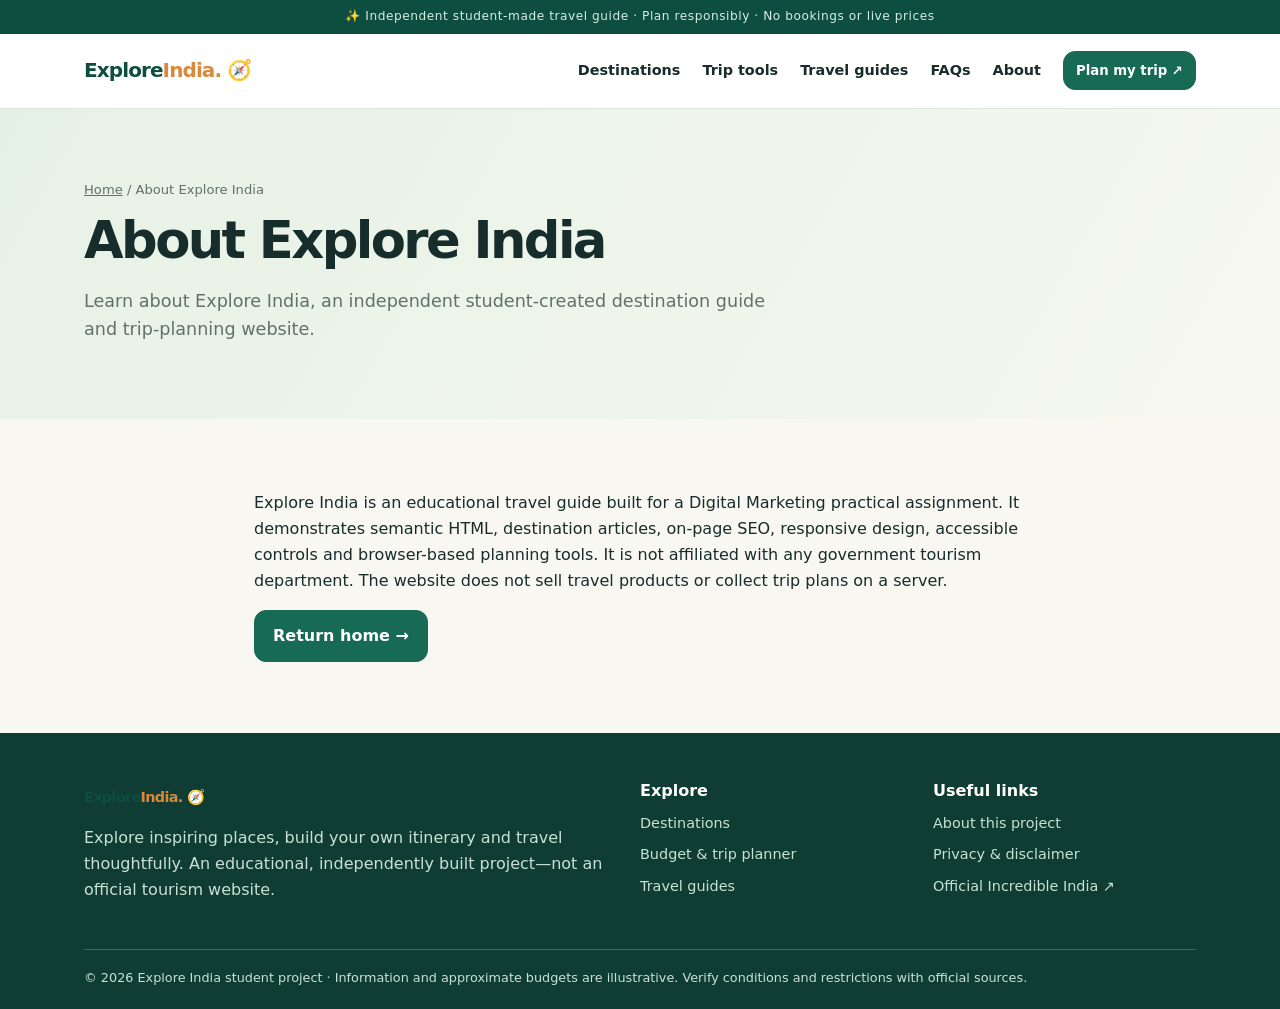
<file: about.html>
<!doctype html><html lang="en"><head><meta charset="utf-8"><meta name="viewport" content="width=device-width,initial-scale=1"><meta name="theme-color" content="#176a54"><title>About Explore India | Explore India</title><meta name="description" content="Learn about Explore India, an independent student-created destination guide and trip-planning website."><meta name="robots" content="index,follow"><link rel="canonical" href="https://YOUR-USERNAME.github.io/explore-india/about.html"><meta property="og:type" content="website"><meta property="og:title" content="About Explore India | Explore India"><meta property="og:description" content="Learn about Explore India, an independent student-created destination guide and trip-planning website."><meta property="og:url" content="https://YOUR-USERNAME.github.io/explore-india/about.html"><meta property="og:image" content="https://images.unsplash.com/photo-1524492412937-b28074a5d7da?auto=format&fit=crop&w=1200&q=80"><meta name="twitter:card" content="summary_large_image"><link rel="icon" href="assets/favicon.svg" type="image/svg+xml"><link rel="stylesheet" href="assets/style.css"></head><body><a class="skip" href="#main">Skip to content</a><div class="topline">✨ Independent student-made travel guide · Plan responsibly · No bookings or live prices</div><header class="header"><div class="container nav"><a class="brand" href="index.html" aria-label="Explore India homepage">Explore<span>India.</span> 🧭</a><button class="nav-toggle" id="nav-toggle" aria-expanded="false" aria-controls="navlinks" aria-label="Toggle navigation">☰ Menu</button><nav class="navlinks" id="navlinks" aria-label="Main navigation"><a href="index.html#destinations">Destinations</a><a href="index.html#trip-tools">Trip tools</a><a href="index.html#guides">Travel guides</a><a href="index.html#faq">FAQs</a><a href="about.html">About</a><a href="index.html#trip-tools" class="btn small">Plan my trip ↗</a></nav></div></header><main id="main"><div class="page-hero"><div class="container"><div class="breadcrumbs"><a href="index.html">Home</a> / About Explore India</div><h1>About Explore India</h1><p>Learn about Explore India, an independent student-created destination guide and trip-planning website.</p></div></div><article class="article"><p>Explore India is an educational travel guide built for a Digital Marketing practical assignment. It demonstrates semantic HTML, destination articles, on-page SEO, responsive design, accessible controls and browser-based planning tools. It is not affiliated with any government tourism department. The website does not sell travel products or collect trip plans on a server.</p><p><a class="btn" href="index.html">Return home →</a></p></article></main><footer class="footer"><div class="container"><div class="footer-grid"><div><a class="brand" href="index.html">Explore<span>India.</span> 🧭</a><p>Explore inspiring places, build your own itinerary and travel thoughtfully. An educational, independently built project—not an official tourism website.</p></div><div><strong>Explore</strong><a href="index.html#destinations">Destinations</a><a href="index.html#trip-tools">Budget & trip planner</a><a href="index.html#guides">Travel guides</a></div><div><strong>Useful links</strong><a href="about.html">About this project</a><a href="privacy.html">Privacy & disclaimer</a><a href="https://www.incredibleindia.gov.in/en" target="_blank" rel="noopener noreferrer">Official Incredible India ↗</a></div></div><div class="footer-end">© 2026 Explore India student project · Information and approximate budgets are illustrative. Verify conditions and restrictions with official sources.</div></div></footer><script defer src="assets/app.js"></script></body></html>
</file>
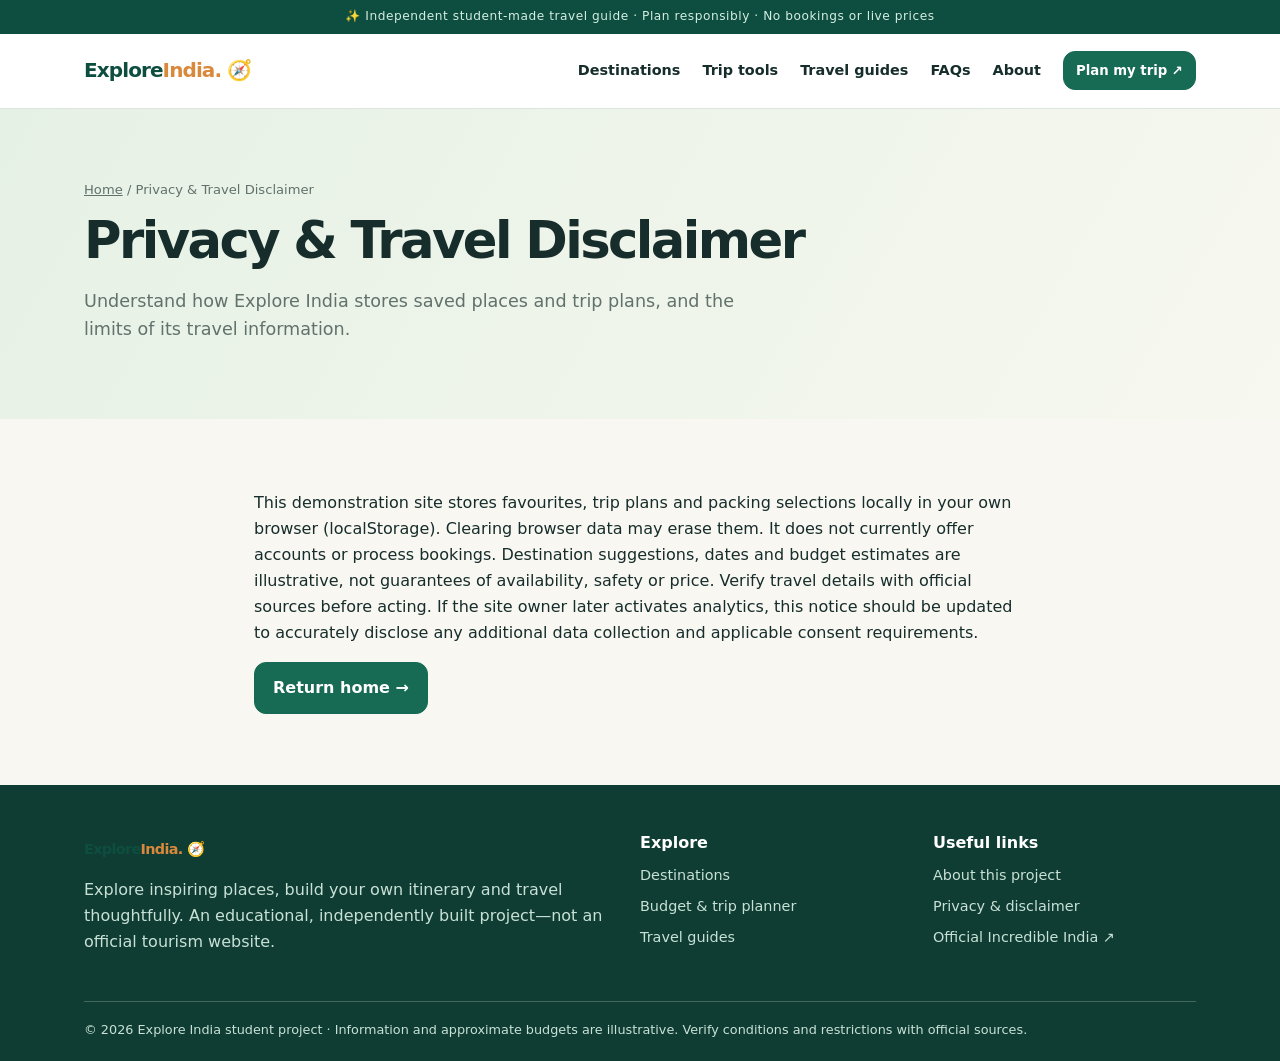
<file: privacy.html>
<!doctype html><html lang="en"><head><meta charset="utf-8"><meta name="viewport" content="width=device-width,initial-scale=1"><meta name="theme-color" content="#176a54"><title>Privacy &amp; Travel Disclaimer | Explore India</title><meta name="description" content="Understand how Explore India stores saved places and trip plans, and the limits of its travel information."><meta name="robots" content="index,follow"><link rel="canonical" href="https://YOUR-USERNAME.github.io/explore-india/privacy.html"><meta property="og:type" content="website"><meta property="og:title" content="Privacy &amp; Travel Disclaimer | Explore India"><meta property="og:description" content="Understand how Explore India stores saved places and trip plans, and the limits of its travel information."><meta property="og:url" content="https://YOUR-USERNAME.github.io/explore-india/privacy.html"><meta property="og:image" content="https://images.unsplash.com/photo-1524492412937-b28074a5d7da?auto=format&fit=crop&w=1200&q=80"><meta name="twitter:card" content="summary_large_image"><link rel="icon" href="assets/favicon.svg" type="image/svg+xml"><link rel="stylesheet" href="assets/style.css"></head><body><a class="skip" href="#main">Skip to content</a><div class="topline">✨ Independent student-made travel guide · Plan responsibly · No bookings or live prices</div><header class="header"><div class="container nav"><a class="brand" href="index.html" aria-label="Explore India homepage">Explore<span>India.</span> 🧭</a><button class="nav-toggle" id="nav-toggle" aria-expanded="false" aria-controls="navlinks" aria-label="Toggle navigation">☰ Menu</button><nav class="navlinks" id="navlinks" aria-label="Main navigation"><a href="index.html#destinations">Destinations</a><a href="index.html#trip-tools">Trip tools</a><a href="index.html#guides">Travel guides</a><a href="index.html#faq">FAQs</a><a href="about.html">About</a><a href="index.html#trip-tools" class="btn small">Plan my trip ↗</a></nav></div></header><main id="main"><div class="page-hero"><div class="container"><div class="breadcrumbs"><a href="index.html">Home</a> / Privacy &amp; Travel Disclaimer</div><h1>Privacy &amp; Travel Disclaimer</h1><p>Understand how Explore India stores saved places and trip plans, and the limits of its travel information.</p></div></div><article class="article"><p>This demonstration site stores favourites, trip plans and packing selections locally in your own browser (localStorage). Clearing browser data may erase them. It does not currently offer accounts or process bookings. Destination suggestions, dates and budget estimates are illustrative, not guarantees of availability, safety or price. Verify travel details with official sources before acting. If the site owner later activates analytics, this notice should be updated to accurately disclose any additional data collection and applicable consent requirements.</p><p><a class="btn" href="index.html">Return home →</a></p></article></main><footer class="footer"><div class="container"><div class="footer-grid"><div><a class="brand" href="index.html">Explore<span>India.</span> 🧭</a><p>Explore inspiring places, build your own itinerary and travel thoughtfully. An educational, independently built project—not an official tourism website.</p></div><div><strong>Explore</strong><a href="index.html#destinations">Destinations</a><a href="index.html#trip-tools">Budget & trip planner</a><a href="index.html#guides">Travel guides</a></div><div><strong>Useful links</strong><a href="about.html">About this project</a><a href="privacy.html">Privacy & disclaimer</a><a href="https://www.incredibleindia.gov.in/en" target="_blank" rel="noopener noreferrer">Official Incredible India ↗</a></div></div><div class="footer-end">© 2026 Explore India student project · Information and approximate budgets are illustrative. Verify conditions and restrictions with official sources.</div></div></footer><script defer src="assets/app.js"></script></body></html>
</file>
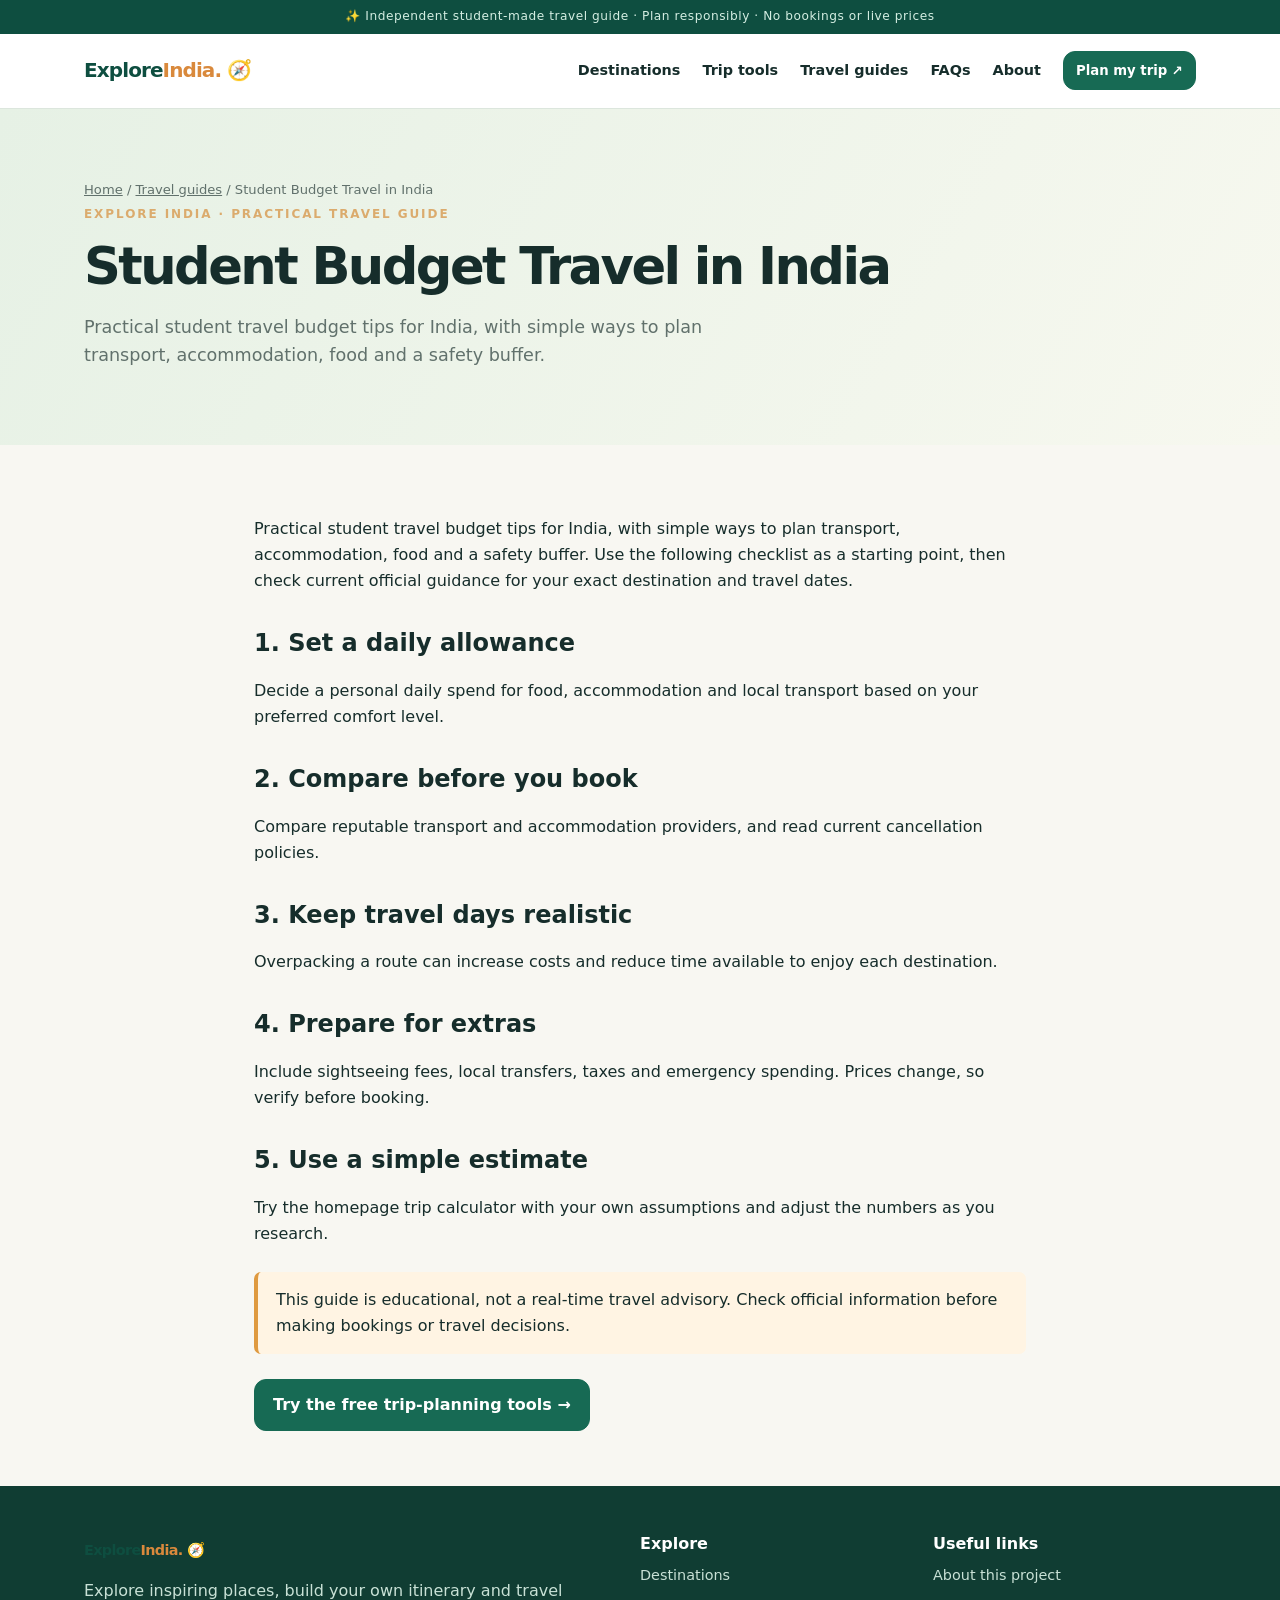
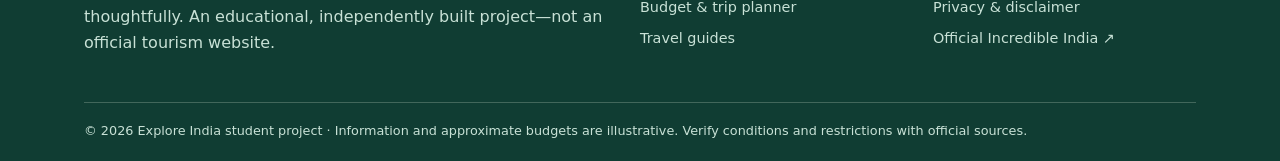
<file: guides/budget-travel.html>
<!doctype html><html lang="en"><head><meta charset="utf-8"><meta name="viewport" content="width=device-width,initial-scale=1"><meta name="theme-color" content="#176a54"><title>Student Budget Travel in India | Explore India</title><meta name="description" content="Practical student travel budget tips for India, with simple ways to plan transport, accommodation, food and a safety buffer."><meta name="robots" content="index,follow"><link rel="canonical" href="https://YOUR-USERNAME.github.io/explore-india/guides/budget-travel.html"><meta property="og:type" content="website"><meta property="og:title" content="Student Budget Travel in India | Explore India"><meta property="og:description" content="Practical student travel budget tips for India, with simple ways to plan transport, accommodation, food and a safety buffer."><meta property="og:url" content="https://YOUR-USERNAME.github.io/explore-india/guides/budget-travel.html"><meta property="og:image" content="https://images.unsplash.com/photo-1524492412937-b28074a5d7da?auto=format&fit=crop&w=1200&q=80"><meta name="twitter:card" content="summary_large_image"><link rel="icon" href="../assets/favicon.svg" type="image/svg+xml"><link rel="stylesheet" href="../assets/style.css"><script type="application/ld+json">{"@context": "https://schema.org", "@type": "Article", "headline": "Student Budget Travel in India", "description": "Practical student travel budget tips for India, with simple ways to plan transport, accommodation, food and a safety buffer.", "author": {"@type": "Organization", "name": "Explore India student project"}, "mainEntityOfPage": "https://YOUR-USERNAME.github.io/explore-india/guides/budget-travel.html"}</script></head><body><a class="skip" href="#main">Skip to content</a><div class="topline">✨ Independent student-made travel guide · Plan responsibly · No bookings or live prices</div><header class="header"><div class="container nav"><a class="brand" href="../index.html" aria-label="Explore India homepage">Explore<span>India.</span> 🧭</a><button class="nav-toggle" id="nav-toggle" aria-expanded="false" aria-controls="navlinks" aria-label="Toggle navigation">☰ Menu</button><nav class="navlinks" id="navlinks" aria-label="Main navigation"><a href="../index.html#destinations">Destinations</a><a href="../index.html#trip-tools">Trip tools</a><a href="../index.html#guides">Travel guides</a><a href="../index.html#faq">FAQs</a><a href="../about.html">About</a><a href="../index.html#trip-tools" class="btn small">Plan my trip ↗</a></nav></div></header><main id="main"><div class="page-hero"><div class="container"><div class="breadcrumbs"><a href="../index.html">Home</a> / <a href="../index.html#guides">Travel guides</a> / Student Budget Travel in India</div><span class="eyebrow">Explore India · Practical travel guide</span><h1>Student Budget Travel in India</h1><p>Practical student travel budget tips for India, with simple ways to plan transport, accommodation, food and a safety buffer.</p></div></div><article class="article"><p>Practical student travel budget tips for India, with simple ways to plan transport, accommodation, food and a safety buffer. Use the following checklist as a starting point, then check current official guidance for your exact destination and travel dates.</p><section><h2>1. Set a daily allowance</h2><p>Decide a personal daily spend for food, accommodation and local transport based on your preferred comfort level.</p></section><section><h2>2. Compare before you book</h2><p>Compare reputable transport and accommodation providers, and read current cancellation policies.</p></section><section><h2>3. Keep travel days realistic</h2><p>Overpacking a route can increase costs and reduce time available to enjoy each destination.</p></section><section><h2>4. Prepare for extras</h2><p>Include sightseeing fees, local transfers, taxes and emergency spending. Prices change, so verify before booking.</p></section><section><h2>5. Use a simple estimate</h2><p>Try the homepage trip calculator with your own assumptions and adjust the numbers as you research.</p></section><div class="notice">This guide is educational, not a real-time travel advisory. Check official information before making bookings or travel decisions.</div><a class="btn" href="../index.html#trip-tools">Try the free trip-planning tools →</a></article></main><footer class="footer"><div class="container"><div class="footer-grid"><div><a class="brand" href="../index.html">Explore<span>India.</span> 🧭</a><p>Explore inspiring places, build your own itinerary and travel thoughtfully. An educational, independently built project—not an official tourism website.</p></div><div><strong>Explore</strong><a href="../index.html#destinations">Destinations</a><a href="../index.html#trip-tools">Budget & trip planner</a><a href="../index.html#guides">Travel guides</a></div><div><strong>Useful links</strong><a href="../about.html">About this project</a><a href="../privacy.html">Privacy & disclaimer</a><a href="https://www.incredibleindia.gov.in/en" target="_blank" rel="noopener noreferrer">Official Incredible India ↗</a></div></div><div class="footer-end">© 2026 Explore India student project · Information and approximate budgets are illustrative. Verify conditions and restrictions with official sources.</div></div></footer><script defer src="../assets/app.js"></script></body></html>
</file>
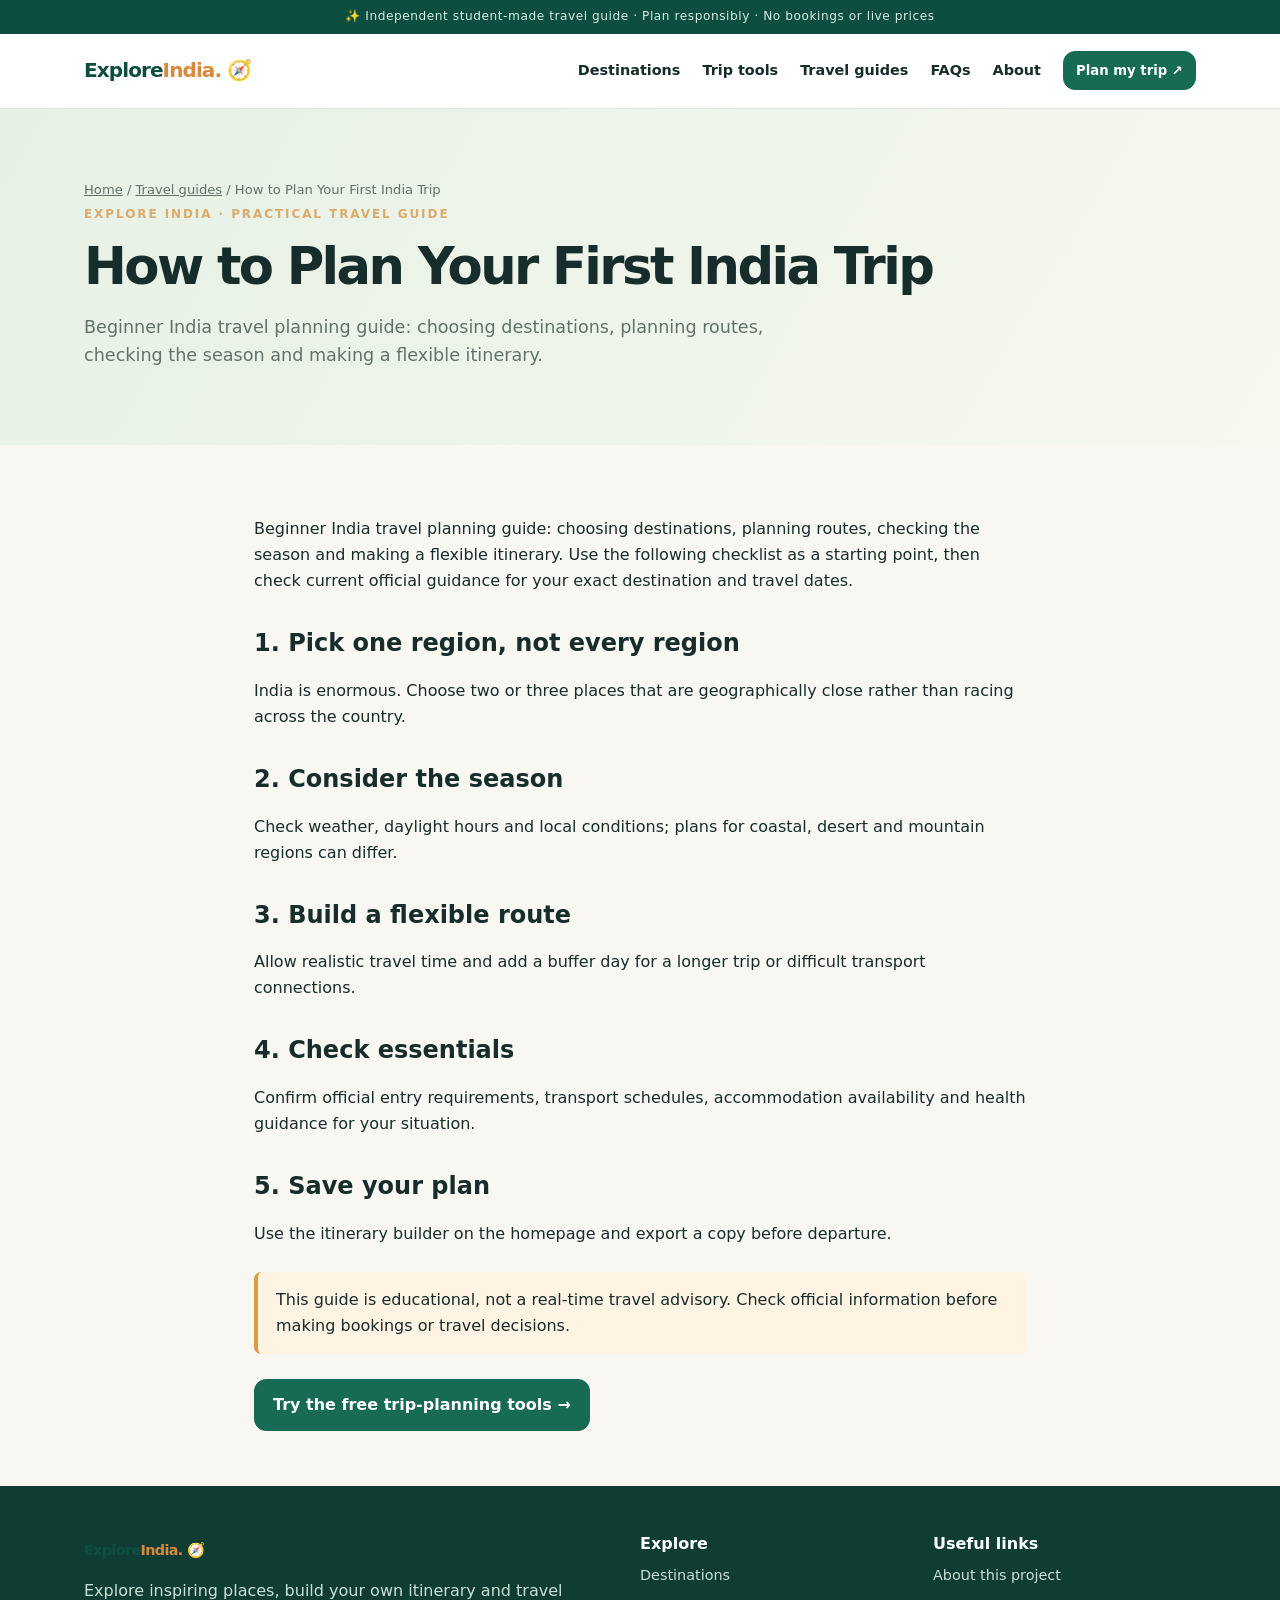
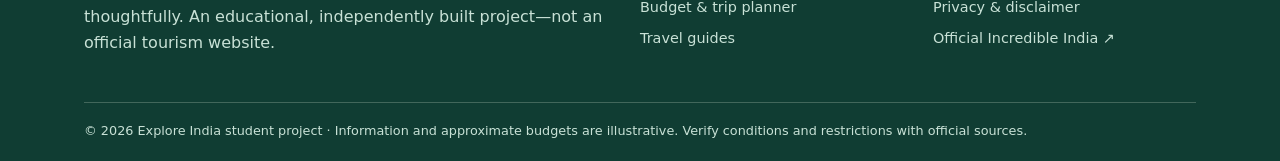
<file: guides/first-trip.html>
<!doctype html><html lang="en"><head><meta charset="utf-8"><meta name="viewport" content="width=device-width,initial-scale=1"><meta name="theme-color" content="#176a54"><title>How to Plan Your First India Trip | Explore India</title><meta name="description" content="Beginner India travel planning guide: choosing destinations, planning routes, checking the season and making a flexible itinerary."><meta name="robots" content="index,follow"><link rel="canonical" href="https://YOUR-USERNAME.github.io/explore-india/guides/first-trip.html"><meta property="og:type" content="website"><meta property="og:title" content="How to Plan Your First India Trip | Explore India"><meta property="og:description" content="Beginner India travel planning guide: choosing destinations, planning routes, checking the season and making a flexible itinerary."><meta property="og:url" content="https://YOUR-USERNAME.github.io/explore-india/guides/first-trip.html"><meta property="og:image" content="https://images.unsplash.com/photo-1524492412937-b28074a5d7da?auto=format&fit=crop&w=1200&q=80"><meta name="twitter:card" content="summary_large_image"><link rel="icon" href="../assets/favicon.svg" type="image/svg+xml"><link rel="stylesheet" href="../assets/style.css"><script type="application/ld+json">{"@context": "https://schema.org", "@type": "Article", "headline": "How to Plan Your First India Trip", "description": "Beginner India travel planning guide: choosing destinations, planning routes, checking the season and making a flexible itinerary.", "author": {"@type": "Organization", "name": "Explore India student project"}, "mainEntityOfPage": "https://YOUR-USERNAME.github.io/explore-india/guides/first-trip.html"}</script></head><body><a class="skip" href="#main">Skip to content</a><div class="topline">✨ Independent student-made travel guide · Plan responsibly · No bookings or live prices</div><header class="header"><div class="container nav"><a class="brand" href="../index.html" aria-label="Explore India homepage">Explore<span>India.</span> 🧭</a><button class="nav-toggle" id="nav-toggle" aria-expanded="false" aria-controls="navlinks" aria-label="Toggle navigation">☰ Menu</button><nav class="navlinks" id="navlinks" aria-label="Main navigation"><a href="../index.html#destinations">Destinations</a><a href="../index.html#trip-tools">Trip tools</a><a href="../index.html#guides">Travel guides</a><a href="../index.html#faq">FAQs</a><a href="../about.html">About</a><a href="../index.html#trip-tools" class="btn small">Plan my trip ↗</a></nav></div></header><main id="main"><div class="page-hero"><div class="container"><div class="breadcrumbs"><a href="../index.html">Home</a> / <a href="../index.html#guides">Travel guides</a> / How to Plan Your First India Trip</div><span class="eyebrow">Explore India · Practical travel guide</span><h1>How to Plan Your First India Trip</h1><p>Beginner India travel planning guide: choosing destinations, planning routes, checking the season and making a flexible itinerary.</p></div></div><article class="article"><p>Beginner India travel planning guide: choosing destinations, planning routes, checking the season and making a flexible itinerary. Use the following checklist as a starting point, then check current official guidance for your exact destination and travel dates.</p><section><h2>1. Pick one region, not every region</h2><p>India is enormous. Choose two or three places that are geographically close rather than racing across the country.</p></section><section><h2>2. Consider the season</h2><p>Check weather, daylight hours and local conditions; plans for coastal, desert and mountain regions can differ.</p></section><section><h2>3. Build a flexible route</h2><p>Allow realistic travel time and add a buffer day for a longer trip or difficult transport connections.</p></section><section><h2>4. Check essentials</h2><p>Confirm official entry requirements, transport schedules, accommodation availability and health guidance for your situation.</p></section><section><h2>5. Save your plan</h2><p>Use the itinerary builder on the homepage and export a copy before departure.</p></section><div class="notice">This guide is educational, not a real-time travel advisory. Check official information before making bookings or travel decisions.</div><a class="btn" href="../index.html#trip-tools">Try the free trip-planning tools →</a></article></main><footer class="footer"><div class="container"><div class="footer-grid"><div><a class="brand" href="../index.html">Explore<span>India.</span> 🧭</a><p>Explore inspiring places, build your own itinerary and travel thoughtfully. An educational, independently built project—not an official tourism website.</p></div><div><strong>Explore</strong><a href="../index.html#destinations">Destinations</a><a href="../index.html#trip-tools">Budget & trip planner</a><a href="../index.html#guides">Travel guides</a></div><div><strong>Useful links</strong><a href="../about.html">About this project</a><a href="../privacy.html">Privacy & disclaimer</a><a href="https://www.incredibleindia.gov.in/en" target="_blank" rel="noopener noreferrer">Official Incredible India ↗</a></div></div><div class="footer-end">© 2026 Explore India student project · Information and approximate budgets are illustrative. Verify conditions and restrictions with official sources.</div></div></footer><script defer src="../assets/app.js"></script></body></html>
</file>
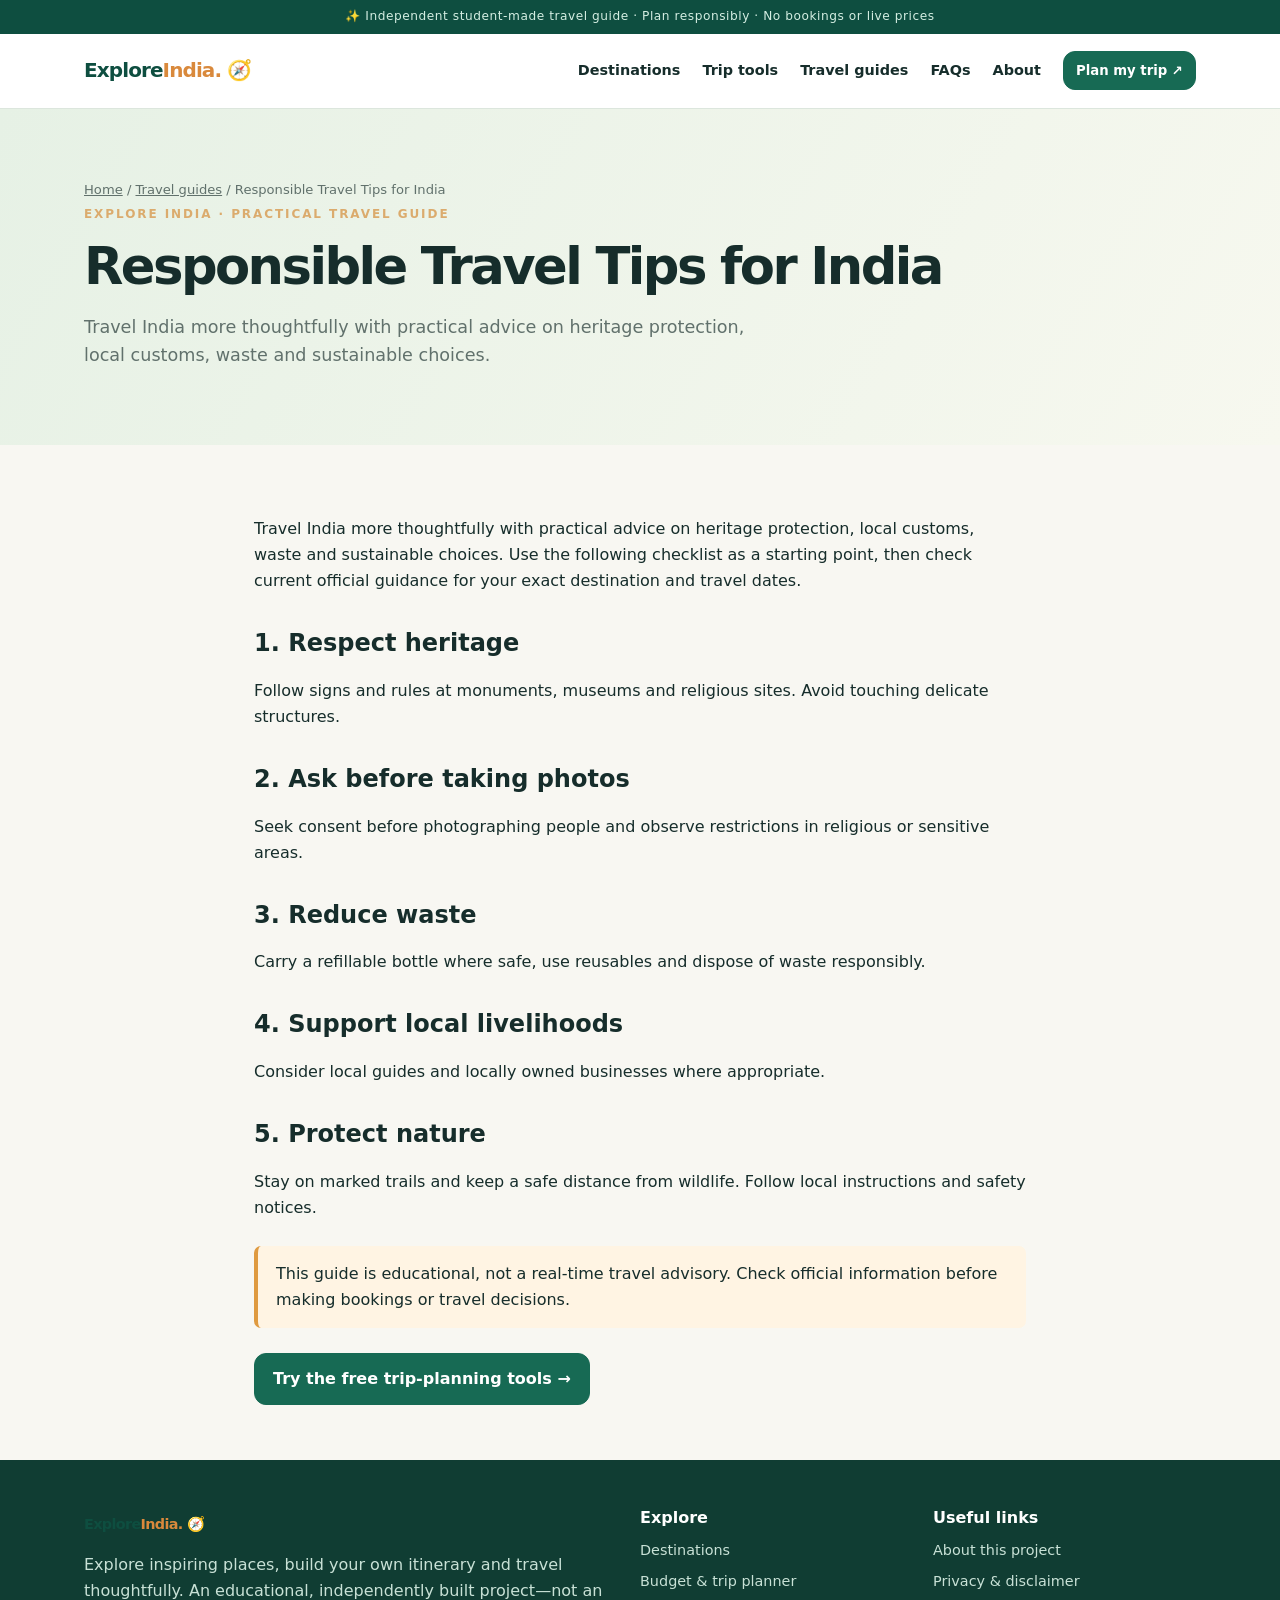
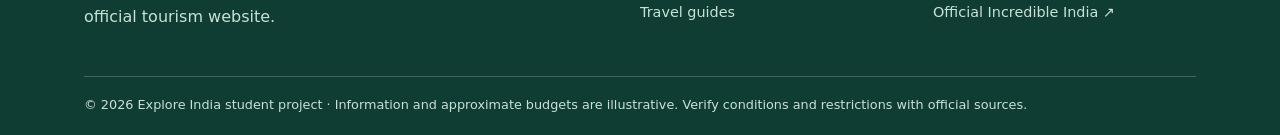
<file: guides/responsible-travel.html>
<!doctype html><html lang="en"><head><meta charset="utf-8"><meta name="viewport" content="width=device-width,initial-scale=1"><meta name="theme-color" content="#176a54"><title>Responsible Travel Tips for India | Explore India</title><meta name="description" content="Travel India more thoughtfully with practical advice on heritage protection, local customs, waste and sustainable choices."><meta name="robots" content="index,follow"><link rel="canonical" href="https://YOUR-USERNAME.github.io/explore-india/guides/responsible-travel.html"><meta property="og:type" content="website"><meta property="og:title" content="Responsible Travel Tips for India | Explore India"><meta property="og:description" content="Travel India more thoughtfully with practical advice on heritage protection, local customs, waste and sustainable choices."><meta property="og:url" content="https://YOUR-USERNAME.github.io/explore-india/guides/responsible-travel.html"><meta property="og:image" content="https://images.unsplash.com/photo-1524492412937-b28074a5d7da?auto=format&fit=crop&w=1200&q=80"><meta name="twitter:card" content="summary_large_image"><link rel="icon" href="../assets/favicon.svg" type="image/svg+xml"><link rel="stylesheet" href="../assets/style.css"><script type="application/ld+json">{"@context": "https://schema.org", "@type": "Article", "headline": "Responsible Travel Tips for India", "description": "Travel India more thoughtfully with practical advice on heritage protection, local customs, waste and sustainable choices.", "author": {"@type": "Organization", "name": "Explore India student project"}, "mainEntityOfPage": "https://YOUR-USERNAME.github.io/explore-india/guides/responsible-travel.html"}</script></head><body><a class="skip" href="#main">Skip to content</a><div class="topline">✨ Independent student-made travel guide · Plan responsibly · No bookings or live prices</div><header class="header"><div class="container nav"><a class="brand" href="../index.html" aria-label="Explore India homepage">Explore<span>India.</span> 🧭</a><button class="nav-toggle" id="nav-toggle" aria-expanded="false" aria-controls="navlinks" aria-label="Toggle navigation">☰ Menu</button><nav class="navlinks" id="navlinks" aria-label="Main navigation"><a href="../index.html#destinations">Destinations</a><a href="../index.html#trip-tools">Trip tools</a><a href="../index.html#guides">Travel guides</a><a href="../index.html#faq">FAQs</a><a href="../about.html">About</a><a href="../index.html#trip-tools" class="btn small">Plan my trip ↗</a></nav></div></header><main id="main"><div class="page-hero"><div class="container"><div class="breadcrumbs"><a href="../index.html">Home</a> / <a href="../index.html#guides">Travel guides</a> / Responsible Travel Tips for India</div><span class="eyebrow">Explore India · Practical travel guide</span><h1>Responsible Travel Tips for India</h1><p>Travel India more thoughtfully with practical advice on heritage protection, local customs, waste and sustainable choices.</p></div></div><article class="article"><p>Travel India more thoughtfully with practical advice on heritage protection, local customs, waste and sustainable choices. Use the following checklist as a starting point, then check current official guidance for your exact destination and travel dates.</p><section><h2>1. Respect heritage</h2><p>Follow signs and rules at monuments, museums and religious sites. Avoid touching delicate structures.</p></section><section><h2>2. Ask before taking photos</h2><p>Seek consent before photographing people and observe restrictions in religious or sensitive areas.</p></section><section><h2>3. Reduce waste</h2><p>Carry a refillable bottle where safe, use reusables and dispose of waste responsibly.</p></section><section><h2>4. Support local livelihoods</h2><p>Consider local guides and locally owned businesses where appropriate.</p></section><section><h2>5. Protect nature</h2><p>Stay on marked trails and keep a safe distance from wildlife. Follow local instructions and safety notices.</p></section><div class="notice">This guide is educational, not a real-time travel advisory. Check official information before making bookings or travel decisions.</div><a class="btn" href="../index.html#trip-tools">Try the free trip-planning tools →</a></article></main><footer class="footer"><div class="container"><div class="footer-grid"><div><a class="brand" href="../index.html">Explore<span>India.</span> 🧭</a><p>Explore inspiring places, build your own itinerary and travel thoughtfully. An educational, independently built project—not an official tourism website.</p></div><div><strong>Explore</strong><a href="../index.html#destinations">Destinations</a><a href="../index.html#trip-tools">Budget & trip planner</a><a href="../index.html#guides">Travel guides</a></div><div><strong>Useful links</strong><a href="../about.html">About this project</a><a href="../privacy.html">Privacy & disclaimer</a><a href="https://www.incredibleindia.gov.in/en" target="_blank" rel="noopener noreferrer">Official Incredible India ↗</a></div></div><div class="footer-end">© 2026 Explore India student project · Information and approximate budgets are illustrative. Verify conditions and restrictions with official sources.</div></div></footer><script defer src="../assets/app.js"></script></body></html>
</file>
<file: assets/style.css>
:root{--bg:#f8f7f2;--paper:#fff;--ink:#162d2b;--muted:#61716c;--green:#176a54;--green2:#0e4e40;--orange:#ed9e50;--line:#dce6dd;--shadow:0 15px 40px rgba(19,53,44,.08)}*{box-sizing:border-box}html{scroll-behavior:smooth}body{margin:0;background:var(--bg);color:var(--ink);font-family:Inter,system-ui,-apple-system,BlinkMacSystemFont,'Segoe UI',sans-serif;line-height:1.62}a{color:inherit;text-decoration:none}button,input,select,textarea{font:inherit}button{cursor:pointer}img{display:block;max-width:100%}button:focus-visible,a:focus-visible,input:focus-visible,select:focus-visible,textarea:focus-visible{outline:3px solid var(--orange);outline-offset:3px}.skip{position:absolute;left:-1000px;top:0;background:white;padding:10px;z-index:999}.skip:focus{left:10px}.container{max-width:1160px;margin:auto;padding:0 24px}.topline{background:var(--green2);color:#d4eee2;text-align:center;font-size:.76rem;letter-spacing:.045em;padding:7px 12px}.header{background:#fff;position:sticky;top:0;z-index:100;border-bottom:1px solid var(--line)}.nav{display:flex;align-items:center;justify-content:space-between;min-height:74px;gap:16px}.brand{font-weight:850;font-size:1.25rem;letter-spacing:-.045em;color:var(--green2)}.brand span{color:#d9893c}.navlinks{display:flex;align-items:center;gap:22px;font-size:.9rem;font-weight:650}.navlinks a:hover,.footer a:hover{text-decoration:underline}.nav-toggle{display:none;background:#edf4ee;border:0;border-radius:10px;padding:10px}.btn{display:inline-flex;align-items:center;justify-content:center;gap:8px;background:var(--green);color:white;border:1px solid var(--green);border-radius:12px;padding:12px 18px;font-weight:750;transition:transform .2s,background .2s}.btn:hover{background:var(--green2);transform:translateY(-1px)}.btn.outline{color:var(--green2);background:white;border-color:#bad1c3}.btn.outline:hover{background:#edf5ed}.btn.small{padding:8px 12px;font-size:.83rem}.hero{position:relative;min-height:550px;display:grid;align-items:center;color:white;background:linear-gradient(92deg,rgba(10,40,33,.9),rgba(10,40,33,.55) 51%,rgba(10,40,33,.15)),url('https://images.unsplash.com/photo-1524492412937-b28074a5d7da?auto=format&fit=crop&w=1800&q=85') center 56%/cover}.hero-content{max-width:760px;padding:75px 0}.eyebrow{text-transform:uppercase;letter-spacing:.16em;font-size:.75rem;font-weight:850;color:#dbab6d}.hero h1{font-size:clamp(2.5rem,5.8vw,4.8rem);line-height:1.09;letter-spacing:-.055em;margin:18px 0}.hero p{font-size:1.15rem;max-width:590px;color:#e4f0e8}.hero-actions{display:flex;flex-wrap:wrap;gap:12px;margin-top:28px}.hero .outline{background:transparent;color:white;border-color:#e2efea}.pill{display:inline-block;border-radius:999px;background:#e8f1e9;color:#27725a;font-size:.75rem;padding:5px 11px;font-weight:750}.stats{display:flex;gap:28px;margin-top:35px;color:#dfece3;font-size:.88rem}.stats strong{display:block;font-size:1.45rem;color:white}.section{padding:72px 0}.section.alt{background:#eef4ed}.section-title{margin:0 0 8px;font-size:clamp(1.8rem,3vw,2.65rem);line-height:1.2;letter-spacing:-.04em}.section-sub{margin:0 0 27px;color:var(--muted);max-width:680px}.toolbar{display:grid;grid-template-columns:2fr 1fr 1fr;gap:12px;margin:28px 0}.field{padding:13px 15px;border:1px solid #cadbcf;border-radius:12px;background:white;width:100%;color:var(--ink)}.cards{display:grid;grid-template-columns:repeat(3,minmax(0,1fr));gap:24px}.card{background:white;border-radius:18px;overflow:hidden;box-shadow:var(--shadow);border:1px solid var(--line);transition:transform .2s}.card:hover{transform:translateY(-4px)}.card-img{height:205px;background:linear-gradient(135deg,#94ae94,#45745d);object-fit:cover;width:100%}.card-body{padding:21px}.card-meta{display:flex;justify-content:space-between;align-items:center;gap:8px;font-size:.78rem;color:var(--muted)}.card h3{font-size:1.3rem;letter-spacing:-.03em;margin:9px 0 4px}.card p{font-size:.88rem;color:var(--muted);margin:0 0 15px}.card-links{display:flex;justify-content:space-between;align-items:center}.text-link{font-weight:800;color:var(--green);font-size:.88rem}.heart{background:#f0f5ee;color:var(--green);border:0;border-radius:9px;padding:7px 12px;font-size:.85rem;font-weight:750}.heart[aria-pressed=true]{background:#f8e3db;color:#a84e37}.feature-grid{display:grid;grid-template-columns:repeat(3,1fr);gap:20px}.feature{padding:26px;background:white;border:1px solid var(--line);border-radius:17px}.feature .ico{font-size:2rem}.feature h3{margin:10px 0 5px}.feature p{margin:0;color:var(--muted);font-size:.92rem}.layout2{display:grid;grid-template-columns:1fr 1fr;gap:25px}.panel{background:#fff;border:1px solid var(--line);border-radius:19px;padding:27px;box-shadow:var(--shadow)}.panel h3{margin:0 0 16px;font-size:1.35rem}.panel label{display:block;font-size:.87rem;font-weight:750;margin:12px 0 5px}.panel .result{background:#e9f5eb;border:1px solid #cbe4d2;border-radius:14px;padding:17px;margin-top:20px}.panel .result strong{font-size:1.8rem;color:var(--green2)}.muted,.hint{color:var(--muted);font-size:.85rem}.stack{display:grid;gap:12px}.checkitem{display:flex;gap:10px;align-items:center;padding:10px 12px;border:1px solid var(--line);border-radius:11px}.checkitem input{accent-color:var(--green);width:17px;height:17px}.progress{height:10px;background:#dce7dd;border-radius:10px;overflow:hidden}.progress>span{display:block;background:var(--green);height:100%;width:0;transition:width .3s}.guide-row{display:grid;grid-template-columns:repeat(3,1fr);gap:18px}.guide-card{background:white;border:1px solid var(--line);border-radius:16px;padding:25px}.guide-card h3{line-height:1.3}.faq details{background:#fff;border:1px solid var(--line);border-radius:12px;padding:16px 20px;margin-bottom:10px}.faq summary{font-weight:780;cursor:pointer}.faq p{color:var(--muted);margin-bottom:0}.cta{background:var(--green2);color:white;border-radius:25px;padding:45px;display:flex;justify-content:space-between;align-items:center;gap:20px}.cta p{color:#d4e7df}.footer{background:#103d33;color:#c8e1d6;padding:45px 0 20px}.footer-grid{display:grid;grid-template-columns:2fr 1fr 1fr;gap:30px}.footer h3,.footer strong{color:white}.footer a{display:block;margin:8px 0;font-size:.9rem}.footer-end{border-top:1px solid #42675b;margin-top:30px;padding-top:18px;font-size:.8rem}.page-hero{padding:70px 0 58px;background:linear-gradient(120deg,#e6f1e5,#f7f8ef)}.page-hero h1{font-size:clamp(2.2rem,4vw,3.8rem);line-height:1.12;letter-spacing:-.05em;margin:12px 0}.page-hero p{max-width:700px;color:var(--muted);font-size:1.1rem}.article{max-width:820px;margin:auto;padding:55px 24px}.article h2{margin-top:34px;line-height:1.25}.article li{margin:7px 0}.article figure{margin:25px 0}.article img{width:100%;max-height:390px;object-fit:cover;border-radius:18px}.article figcaption{color:var(--muted);font-size:.77rem;margin-top:6px}.breadcrumbs{font-size:.82rem;color:var(--muted)}.breadcrumbs a{text-decoration:underline}.notice{background:#fff4e3;border-left:4px solid #df9a40;padding:15px 18px;border-radius:7px;margin:25px 0}.itinerary{padding:14px;border:1px solid var(--line);border-radius:12px;margin:10px 0;background:#f9fbf8}.itinerary button{float:right;background:#fff0e7;border:0;border-radius:8px;padding:3px 9px}.empty{grid-column:1/-1;padding:35px;text-align:center;background:white;border-radius:15px;color:var(--muted)}.searchline{display:flex;gap:10px;align-items:center;flex-wrap:wrap}.mini-note{font-size:.76rem;color:var(--muted)}@media(max-width:860px){.cards{grid-template-columns:repeat(2,1fr)}.feature-grid,.guide-row{grid-template-columns:repeat(2,1fr)}.navlinks{gap:12px}.toolbar{grid-template-columns:1fr 1fr}.toolbar input{grid-column:1/-1}}@media(max-width:640px){.container{padding:0 18px}.nav-toggle{display:inline-block}.navlinks{display:none;position:absolute;left:0;right:0;top:100%;background:#fff;padding:18px;flex-direction:column;align-items:flex-start;box-shadow:var(--shadow)}.navlinks.open{display:flex}.hero{min-height:550px}.hero-content{padding:55px 0}.stats{gap:17px}.cards,.feature-grid,.guide-row,.layout2,.footer-grid,.toolbar{grid-template-columns:1fr}.toolbar input{grid-column:auto}.section{padding:50px 0}.cta{padding:28px;display:block}.panel{padding:19px}}@media(prefers-reduced-motion:reduce){html{scroll-behavior:auto}*,*::before,*::after{transition:none!important}}
</file>
